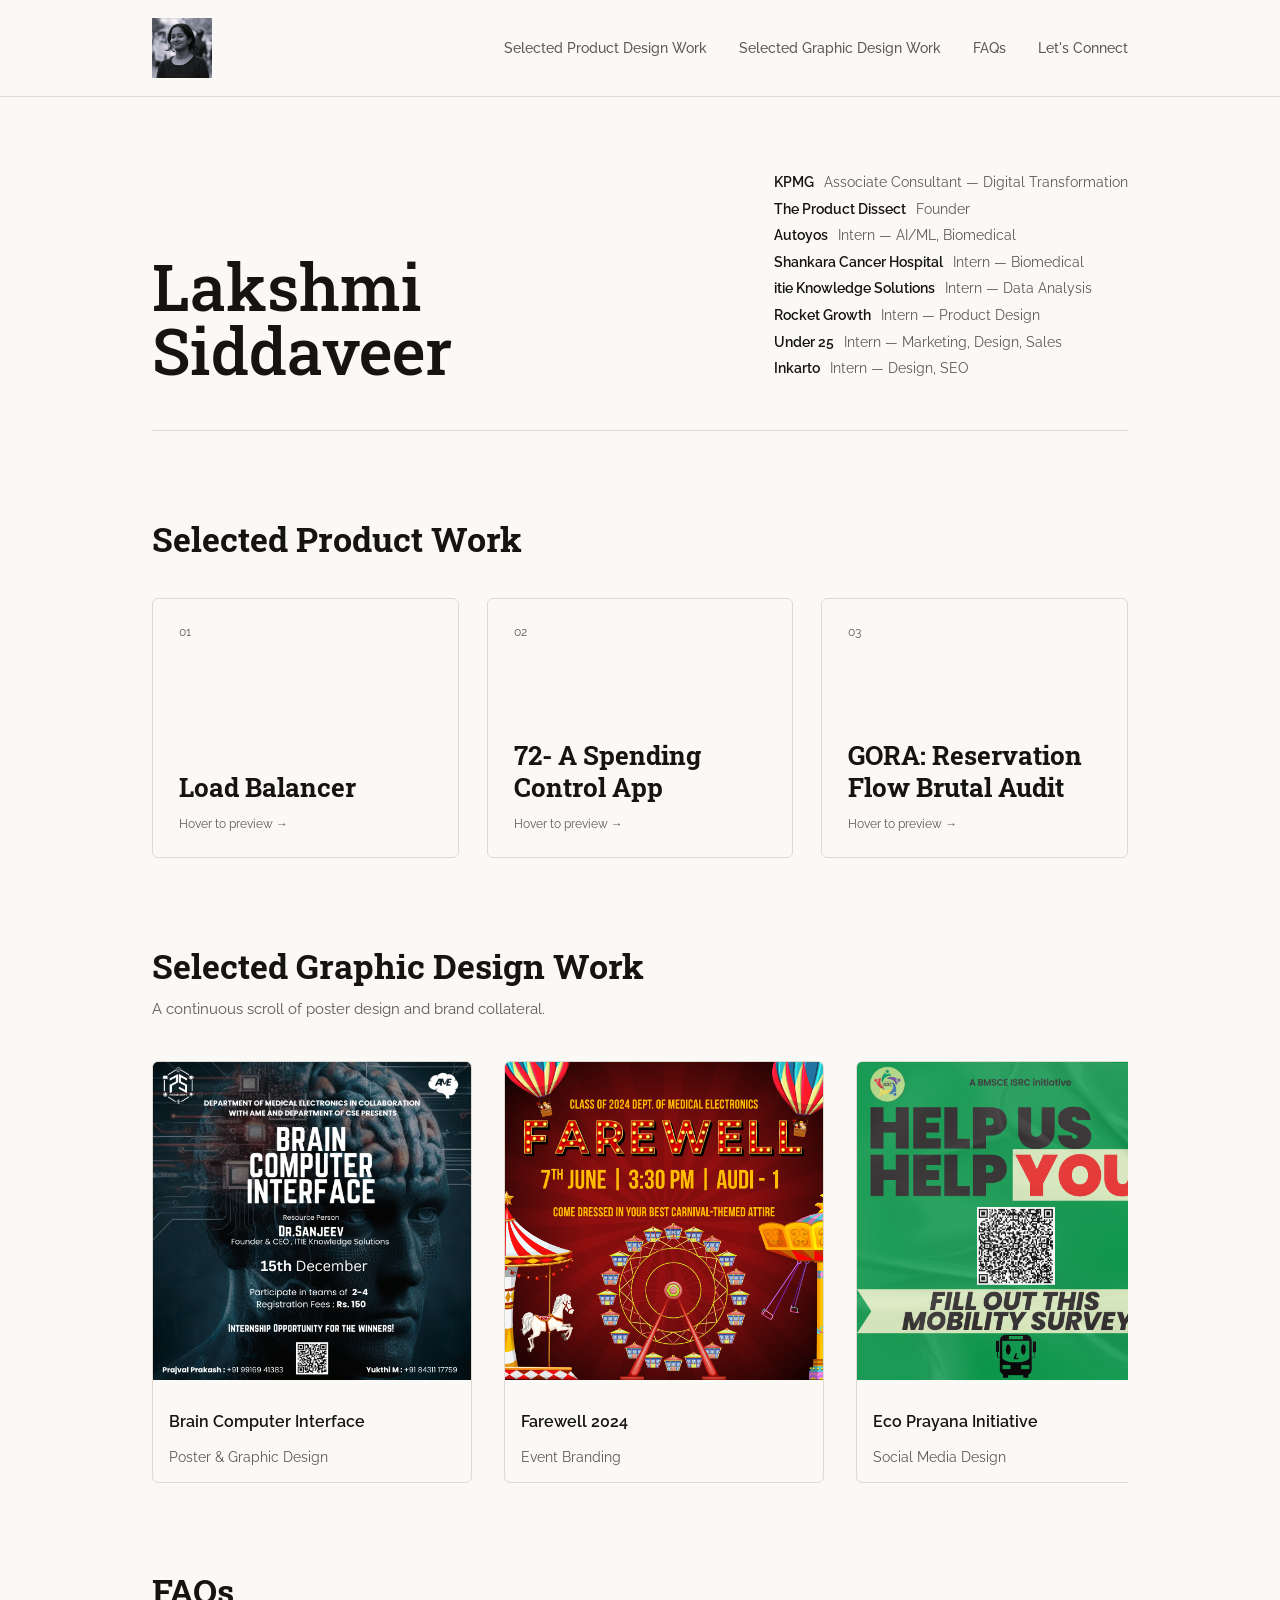
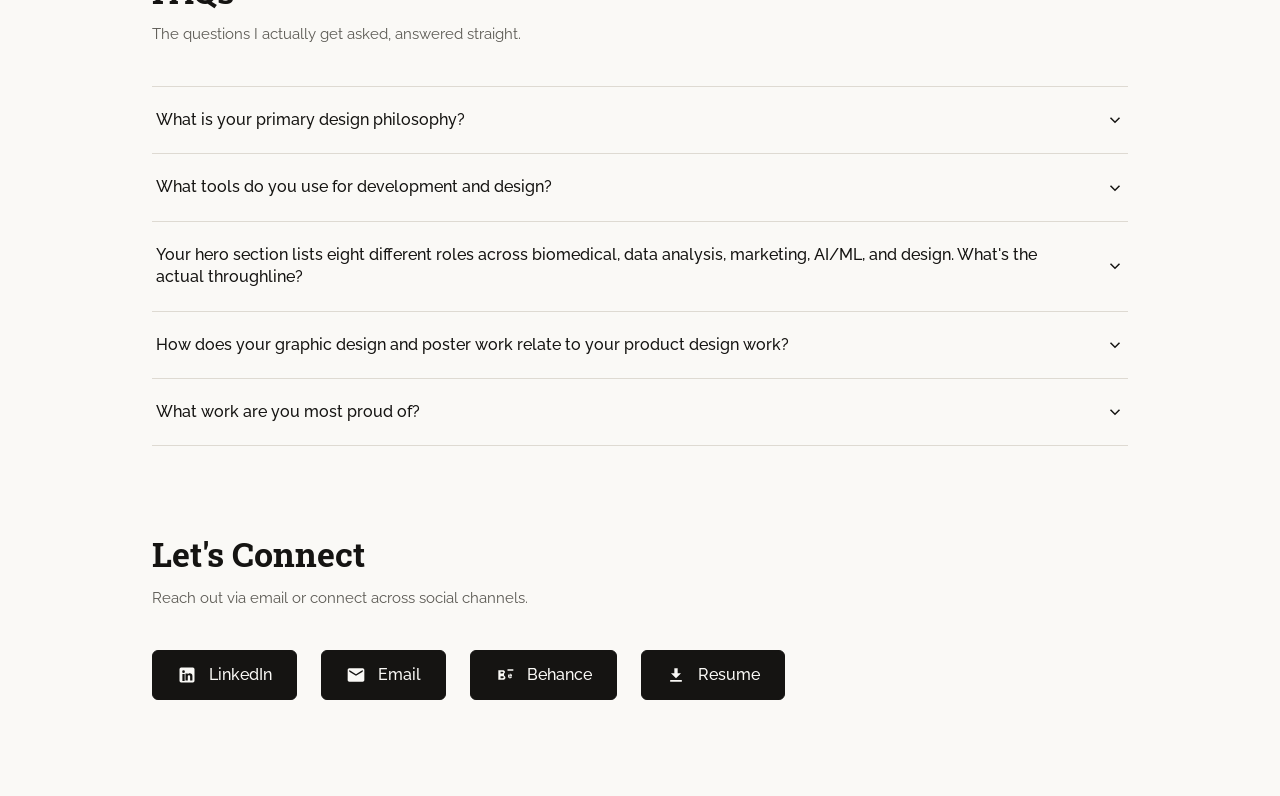
<file: index.html>
<!doctype html>
<html lang="en">
  <head>
    <meta charset="UTF-8" />
    <meta name="viewport" content="width=device-width, initial-scale=1.0" />
    <title>Lakshmi Siddaveer Portfolio</title>
    <link rel="preconnect" href="https://fonts.googleapis.com" />
    <link rel="preconnect" href="https://fonts.gstatic.com" crossorigin />
    <link
      href="https://fonts.googleapis.com/css2?family=Raleway:wght@400;500;600&family=Roboto+Slab:wght@400;500;700&display=swap"
      rel="stylesheet"
    />
    <link
      href="https://fonts.googleapis.com/css2?family=Raleway:wght@400;500;600&family=Roboto+Slab:wght@400;500;700&family=Swanky+and+Moo+Moo&display=swap"
      rel="stylesheet"
    />
    <style>
      :root {
        --paper: #faf9f6;
        --ink: #151412;
        --ink-soft: #5c5a54;
        --line: #dedad2;
        --card-back: #141311;
        --card-back-ink: #f2efe9;
        --signal: #2e4bff;
        --overlay: rgba(15, 14, 12, 0.55);
        --modal-bg: #ffffff;
        --radius: 6px;
        --font-display: "Roboto Slab", Georgia, "Times New Roman", serif;
        --font-ui: "Raleway", -apple-system, "Segoe UI", sans-serif;
        --carousel-scroll-duration: 40s;
        --carousel-gap: 2rem;
      }
      @media (prefers-color-scheme: dark) {
        :root:not([data-theme="light"]) {
          --paper: #141311;
          --ink: #f2efe9;
          --ink-soft: #b7b3aa;
          --line: #302e29;
          --card-back: #faf9f6;
          --card-back-ink: #151412;
          --overlay: rgba(0, 0, 0, 0.7);
          --modal-bg: #211f1c;
        }
      }
      :root[data-theme="dark"] {
        --paper: #141311;
        --ink: #f2efe9;
        --ink-soft: #b7b3aa;
        --line: #302e29;
        --card-back: #faf9f6;
        --card-back-ink: #151412;
        --overlay: rgba(0, 0, 0, 0.7);
        --modal-bg: #211f1c;
      }

      * {
        box-sizing: border-box;
      }
      html,
      body {
        margin: 0;
        padding: 0;
        scroll-behavior: smooth;
      }
      body {
        background: var(--paper);
        color: var(--ink);
        font-family: var(--font-ui);
        min-height: 100vh;
        overflow-x: hidden;
      }

      /* ---------- Sound bar (audio-playing indicator) ---------- */
      .sound-bar {
        position: fixed;
        top: 0;
        left: 0;
        width: 100%;
        height: 3px;
        background: linear-gradient(90deg, #ff6ec4, #ff9a56, #ff6ec4);
        background-size: 200% 100%;
        transform-origin: top;
        transform: scaleY(0);
        opacity: 0;
        transition:
          transform 0.3s ease,
          opacity 0.3s ease;
        z-index: 300;
        pointer-events: none;
      }
      .sound-bar.is-active {
        transform: scaleY(1);
        opacity: 1;
        animation: soundBarShimmer 1.4s linear infinite;
      }
      @keyframes soundBarShimmer {
        0% {
          background-position: 0% 50%;
        }
        100% {
          background-position: 200% 50%;
        }
      }

      /* ---------- Nav ---------- */
      .nav {
        position: sticky;
        top: 0;
        z-index: 150;
        background: var(--paper);
        border-bottom: 1px solid var(--line);
      }
      .nav-inner {
        max-width: 1040px;
        margin: 0 auto;
        padding: 18px 32px;
        display: flex;
        align-items: center;
        justify-content: space-between;
        position: relative;
      }
      @media (max-width: 600px) {
        .nav-inner {
          padding: 16px 20px;
        }
      }
      .nav-logo {
        font-family: var(--font-display);
        font-weight: 700;
        font-size: 18px;
        color: var(--ink);
        text-decoration: none;
        flex-shrink: 0;
      }
      .nav-logo img {
        height: 60px;
        width: auto;
        display: block;
      }
      .nav-logo img {
        -webkit-touch-callout: none;
        -webkit-user-select: none;
        user-select: none;
        -webkit-user-drag: none;
        pointer-events: none;
      }
      .logo-hover-group {
        position: relative;
        display: flex;
        align-items: center;
      }
      .nav-tagline.is-shown {
        margin-left: 14px;
        opacity: 1;
        transform: translateX(0) scale(1);
        filter: blur(0px);
        letter-spacing: 2px;
      }
      .nav-tagline {
        position: absolute;
        left: 100%;
        margin-left: -6px;
        font-family: "Swanky and Moo Moo", cursive;
        font-size: 20px;
        color: #ffffff;
        white-space: nowrap;
        pointer-events: none;
        opacity: 0;
        transform: translateX(-10px) scale(0.95);
        filter: blur(8px);
        letter-spacing: 1px;
        transition: all 0.6s cubic-bezier(0.16, 1, 0.3, 1);
      }
      .logo-hover-group:hover .nav-tagline {
        margin-left: 14px;
        opacity: 1;
        transform: translateX(0) scale(1);
        filter: blur(0px);
        letter-spacing: 2px;
      }

      .nav-links {
        display: flex;
        align-items: center;
        gap: 32px;
      }
      .nav-link {
        font-family: var(--font-ui);
        font-size: 14px;
        font-weight: 500;
        color: var(--ink-soft);
        text-decoration: none;
        transition: color 0.2s ease;
        white-space: nowrap;
      }
      .nav-link:hover,
      .nav-link:focus-visible {
        color: var(--signal);
      }
      .nav-toggle {
        display: none;
        flex-direction: column;
        justify-content: center;
        gap: 5px;
        width: 32px;
        height: 32px;
        background: none;
        border: none;
        cursor: pointer;
        padding: 0;
        flex-shrink: 0;
      }
      .nav-toggle span {
        display: block;
        width: 100%;
        height: 2px;
        background: var(--ink);
        border-radius: 2px;
        transition:
          transform 0.3s ease,
          opacity 0.3s ease;
      }
      .nav-toggle.is-open span:nth-child(1) {
        transform: translateY(7px) rotate(45deg);
      }
      .nav-toggle.is-open span:nth-child(2) {
        opacity: 0;
      }
      .nav-toggle.is-open span:nth-child(3) {
        transform: translateY(-7px) rotate(-45deg);
      }
      @media (max-width: 768px) {
        .nav-toggle {
          display: flex;
        }
        .nav-links {
          position: absolute;
          top: 100%;
          left: 0;
          right: 0;
          flex-direction: column;
          align-items: flex-start;
          gap: 0;
          background: var(--paper);
          border-bottom: 1px solid var(--line);
          max-height: 0;
          overflow: hidden;
          transition: max-height 0.32s ease;
        }
        .nav-links.is-open {
          max-height: 280px;
        }
        .nav-link {
          width: 100%;
          padding: 14px 20px;
          border-top: 1px solid var(--line);
        }
      }

      .page {
        max-width: 1040px;
        margin: 0 auto;
        padding: 0 32px 96px;
      }
      @media (max-width: 600px) {
        .page {
          padding: 0 20px 80px;
        }
      }

      section {
        padding-top: 88px;
        scroll-margin-top: 100px;
      }
      section:first-of-type {
        padding-top: 72px;
      }

      /* ---------- Hero ---------- */
      .hero {
        display: flex;
        justify-content: space-between;
        align-items: flex-end;
        gap: 40px;
        flex-wrap: wrap;
        border-bottom: 1px solid var(--line);
        padding-bottom: 48px;
      }
      .hero h1 {
        font-family: var(--font-display);
        font-weight: 500;
        font-size: clamp(40px, 6vw, 64px);
        margin: 0;
        line-height: 1;
      }
      .hero-side {
        display: flex;
        flex-direction: column;
        align-items: flex-start;
      }
      .hero-roles {
        font-size: 14px;
        line-height: 1.9;
      }
      .hero-roles .role-row {
        display: flex;
        gap: 10px;
      }
      .hero-roles .org {
        font-weight: 600;
        min-width: 10px;
      }
      .hero-roles .title {
        color: var(--ink-soft);
      }
      .audio-player {
        display: flex;
        align-items: center;
        gap: 10px;
        margin-top: 18px;
      }
      .audio-toggle {
        width: 36px;
        height: 36px;
        border-radius: 50%;
        border: 1px solid var(--line);
        background: none;
        color: var(--ink);
        display: flex;
        align-items: center;
        justify-content: center;
        cursor: pointer;
        flex-shrink: 0;
        transition:
          border-color 0.2s ease,
          background 0.2s ease;
      }
      .audio-toggle:hover {
        border-color: var(--signal);
      }
      .audio-toggle svg {
        width: 14px;
        height: 14px;
      }
      .audio-label {
        font-size: 12px;
        color: var(--ink-soft);
      }

      /* ---------- Section heads ---------- */
      .section-head {
        margin-bottom: 40px;
        max-width: 520px;
      }
      .section-head h2 {
        font-family: var(--font-display);
        font-weight: 700;
        font-size: clamp(26px, 4vw, 34px);
        line-height: 1.15;
        margin: 0 0 12px;
      }
      .section-head p {
        font-size: 15px;
        line-height: 1.6;
        color: var(--ink-soft);
        margin: 0;
      }

      /* ---------- Selected work grid ---------- */
      .grid {
        display: grid;
        grid-template-columns: repeat(3, 1fr);
        gap: 28px;
      }
      @media (max-width: 860px) {
        .grid {
          grid-template-columns: repeat(2, 1fr);
        }
      }
      @media (max-width: 600px) {
        .grid {
          grid-template-columns: 1fr;
        }
      }

      .card-scene {
        perspective: 1400px;
        height: 260px;
      }

      .card {
        position: relative;
        width: 100%;
        height: 100%;
        text-align: left;
        transform-style: preserve-3d;
        transition: transform 0.65s cubic-bezier(0.25, 0.8, 0.25, 1);
        cursor: pointer;
      }
      .card-scene:hover .card,
      .card-scene:focus-within .card {
        transform: rotateY(180deg);
      }

      .card-face {
        position: absolute;
        inset: 0;
        -webkit-backface-visibility: hidden;
        backface-visibility: hidden;
        border-radius: var(--radius);
        padding: 26px;
        display: flex;
        flex-direction: column;
        justify-content: space-between;
      }

      .card-front {
        background: var(--paper);
        border: 1px solid var(--line);
      }
      .card-front .kicker {
        font-size: 12px;
        color: var(--ink-soft);
      }
      .card-front .name {
        font-family: var(--font-display);
        font-weight: 700;
        font-size: 26px;
        line-height: 1.2;
        margin-top: auto;
      }
      .card-front .hint {
        font-size: 12px;
        color: var(--ink-soft);
        margin-top: 14px;
      }

      .card-back {
        background: var(--card-back);
        color: var(--card-back-ink);
        transform: rotateY(180deg);
        border: 1px solid var(--card-back);
      }
      .card-back .field-label {
        font-size: 11px;
        color: color-mix(in srgb, var(--card-back-ink) 55%, transparent);
        margin-bottom: 6px;
      }
      .card-back .domain {
        font-family: var(--font-display);
        font-size: 19px;
        line-height: 1.35;
        margin-bottom: 22px;
      }
      .card-back .role {
        font-size: 14px;
        line-height: 1.5;
        color: color-mix(in srgb, var(--card-back-ink) 85%, transparent);
      }
      .card-back .open-hint {
        font-size: 12px;
        color: color-mix(in srgb, var(--card-back-ink) 60%, transparent);
        margin-top: auto;
        padding-top: 14px;
      }

      /* ---------- Posters Carousel ---------- */
      .carousel {
        position: relative;
        width: 100%;
        overflow: hidden;
        scrollbar-width: none;
        -ms-overflow-style: none;
      }
      .carousel::-webkit-scrollbar {
        display: none;
      }
      .carousel-track {
        display: flex;
        gap: var(--carousel-gap);
        animation: scroll-left var(--carousel-scroll-duration) linear infinite;
        width: fit-content;
      }
      .carousel-track.paused {
        animation-play-state: paused;
      }
      @keyframes scroll-left {
        0% {
          transform: translateX(0);
        }
        100% {
          transform: translateX(calc(-50% - var(--carousel-gap) / 2));
        }
      }
      .carousel-item {
        flex: 0 0 auto;
        width: 320px;
        background-color: var(--paper);
        border-radius: var(--radius);
        overflow: hidden;
        border: 1px solid var(--line);
        transition:
          transform 150ms ease-in-out,
          box-shadow 150ms ease-in-out;
      }
      @media (max-width: 768px) {
        .carousel-item {
          width: 260px;
        }
      }
      .carousel-item img {
        width: 100%;
        height: auto;
        object-fit: cover;
        object-position: center;
        display: block;
      }
      .carousel-item-info {
        padding: 1rem;
        text-align: left;
      }
      .carousel-item-title {
        font-size: 1rem;
        font-weight: 600;
        color: var(--ink);
      }
      .carousel-item-tag {
        font-size: 0.85rem;
        color: var(--ink-soft);
      }
      .carousel-item:hover {
        transform: translateY(-4px);
        box-shadow: 0 8px 24px rgba(0, 0, 0, 0.12);
      }

      /* ---------- Contact Section ---------- */
      .contact-buttons {
        display: flex;
        flex-wrap: wrap;
        gap: 1.5rem;
      }
      @media (max-width: 600px) {
        .contact-buttons {
          flex-direction: column;
        }
      }
      .btn {
        display: inline-flex;
        align-items: center;
        justify-content: center;
        padding: 0.875rem 1.5rem;
        border-radius: var(--radius);
        border: 1px solid var(--ink);
        background-color: var(--ink);
        color: var(--paper);
        font-size: 1rem;
        font-weight: 500;
        text-decoration: none;
        cursor: pointer;
        transition: all 250ms ease-in-out;
        gap: 0.75rem;
      }
      .contact-item {
        position: relative;
        display: inline-flex;
      }
      .contact-tip {
        position: absolute;
        top: 100%;
        left: 0;
        margin-top: 10px;
        z-index: 20;
        display: flex;
        align-items: center;
        gap: 10px;
        padding: 6px 6px 6px 12px;
        border-radius: var(--radius);
        background: var(--ink);
        color: var(--paper);
        font-size: 13px;
        font-weight: 500;
        white-space: nowrap;
        opacity: 0;
        visibility: hidden;
        transform: translateY(-4px);
        transition:
          opacity 0.2s ease,
          transform 0.2s ease,
          visibility 0.2s;
      }
      /* invisible bridge so the chip doesn't vanish while the cursor crosses the gap */
      .contact-tip::before {
        content: "";
        position: absolute;
        top: -10px;
        left: 0;
        right: 0;
        height: 10px;
      }
      .contact-item:hover .contact-tip,
      .contact-item:focus-within .contact-tip {
        opacity: 1;
        visibility: visible;
        transform: translateY(0);
      }
      .contact-tip-text {
        overflow: hidden;
        text-overflow: ellipsis;
      }
      .copy-btn {
        display: inline-flex;
        align-items: center;
        justify-content: center;
        width: 28px;
        height: 28px;
        padding: 0;
        border: none;
        border-radius: 4px;
        background: transparent;
        color: inherit;
        cursor: pointer;
        flex-shrink: 0;
        transition: background 0.2s ease;
      }
      .copy-btn:hover,
      .copy-btn:focus-visible {
        background: color-mix(in srgb, var(--paper) 20%, transparent);
      }
      .copy-btn svg {
        width: 16px;
        height: 16px;
        fill: currentColor;
      }
      .copy-btn .icon-check {
        display: none;
      }
      .copy-btn.is-copied .icon-copy {
        display: none;
      }
      .copy-btn.is-copied .icon-check {
        display: block;
      }

      /* touch devices: no hover, so show the value permanently under each button */
      /* phones and narrow windows: equal-width buttons, value always visible */
      @media (hover: none), (max-width: 600px) {
        .contact-buttons > .btn,
        .contact-item,
        .contact-item .btn {
          width: 100%;
        }
        .contact-item {
          display: flex;
          flex-direction: column;
          align-items: stretch;
        }
        .contact-tip {
          position: static;
          margin-top: 8px;
          padding: 8px 8px 8px 14px;
          justify-content: space-between;
          opacity: 1;
          visibility: visible;
          transform: none;
          background: color-mix(in srgb, var(--ink) 8%, transparent);
          border: 1px solid color-mix(in srgb, var(--ink) 22%, transparent);
          color: var(--ink);
          -webkit-backdrop-filter: blur(6px);
          backdrop-filter: blur(6px);
        }
        .contact-tip::before {
          display: none;
        }
        .contact-tip-text {
          flex: 1;
          min-width: 0;
        }
        .copy-btn:hover,
        .copy-btn:focus-visible {
          background: color-mix(in srgb, var(--ink) 15%, transparent);
        }
      }
      .btn:hover {
        background-color: var(--signal);
        border-color: var(--signal);
        color: #ffffff;
        transform: translateY(-2px);
      }
      .btn-icon {
        width: 1.25rem;
        height: 1.25rem;
        flex-shrink: 0;
      }

      /* ---------- Modal ---------- */
      .overlay {
        position: fixed;
        inset: 0;
        background: var(--overlay);
        display: flex;
        align-items: center;
        justify-content: center;
        padding: 24px;
        opacity: 0;
        visibility: hidden;
        transition: opacity 0.28s ease;
        z-index: 200;
      }
      .overlay.is-open {
        opacity: 1;
        visibility: visible;
      }

      .modal {
        background: var(--modal-bg);
        color: var(--ink);
        width: 100%;
        max-width: 560px;
        max-height: 80vh;
        border-radius: var(--radius);
        border: 1px solid var(--line);
        box-shadow: 0 24px 60px rgba(0, 0, 0, 0.35);
        display: flex;
        flex-direction: column;
        transform: scale(0.94);
        opacity: 0;
        transition:
          transform 0.32s cubic-bezier(0.2, 0.8, 0.2, 1),
          opacity 0.28s ease;
      }
      .overlay.is-open .modal {
        transform: scale(1);
        opacity: 1;
      }

      .modal-head {
        display: flex;
        align-items: flex-start;
        justify-content: space-between;
        gap: 20px;
        padding: 28px 30px 18px;
        border-bottom: 1px solid var(--line);
        flex-shrink: 0;
      }
      .modal-head .kicker {
        font-size: 12px;
        color: var(--ink-soft);
        margin-bottom: 8px;
      }
      .modal-head h3 {
        font-family: var(--font-display);
        font-weight: 700;
        font-size: 24px;
        margin: 0;
        line-height: 1.2;
      }
      .modal-close {
        background: none;
        border: 1px solid var(--line);
        border-radius: 50%;
        width: 32px;
        height: 32px;
        flex-shrink: 0;
        display: flex;
        align-items: center;
        justify-content: center;
        cursor: pointer;
        color: var(--ink);
        font-size: 16px;
        line-height: 1;
        transition:
          border-color 0.2s ease,
          transform 0.2s ease;
      }
      .modal-close:hover {
        border-color: var(--signal);
        transform: rotate(90deg);
      }
      .modal-close:focus-visible,
      .card:focus-visible {
        outline: 2px solid var(--signal);
        outline-offset: 2px;
      }

      .modal-body {
        overflow-y: auto;
        padding: 24px 30px 30px;
      }

      .modal-section {
        margin-bottom: 22px;
      }
      .modal-section:last-child {
        margin-bottom: 0;
      }
      .modal-section h4 {
        font-family: var(--font-display);
        font-weight: 700;
        font-size: 20px;
        color: var(--ink);
        margin: 0 0 14px;
      }
      .modal-section p {
        font-size: 14.5px;
        line-height: 1.7;
        color: var(--ink);
        margin: 0 0 14px;
      }
      .modal-section p:last-child {
        margin-bottom: 0;
      }
      .modal-section ul {
        margin: 0 0 14px;
        padding-left: 20px;
      }
      .modal-section li {
        font-size: 14.5px;
        line-height: 1.65;
        color: var(--ink);
        margin-bottom: 8px;
      }
      .modal-section img {
        width: 100%;
        border-radius: var(--radius);
        margin: 4px 0 22px;
        display: block;
      }
      .modal-section .modal-link {
        display: inline-flex;
        align-items: center;
        gap: 8px;
        padding: 10px 18px;
        border-radius: var(--radius);
        border: 1px solid var(--ink);
        background: var(--ink);
        color: var(--paper);
        font-size: 13.5px;
        font-weight: 500;
        text-decoration: none;
        transition:
          background 0.2s ease,
          border-color 0.2s ease,
          transform 0.2s ease;
      }
      .modal-section .modal-link:hover {
        background: var(--signal);
        border-color: var(--signal);
        color: #fff;
        transform: translateY(-1px);
      }
      .modal-section video {
        width: 100%;
        border-radius: var(--radius);
        margin: 4px 0 22px;
        display: block;
      }
      /* ---------- FAQ ---------- */
      .faq-list {
        border-top: 1px solid var(--line);
      }
      .faq-item {
        border-bottom: 1px solid var(--line);
      }
      .faq-question {
        width: 100%;
        background: none;
        border: none;
        font-family: var(--font-ui);
        color: var(--ink);
        text-align: left;
        display: flex;
        align-items: center;
        justify-content: space-between;
        gap: 20px;
        padding: 22px 4px;
        cursor: pointer;
      }
      .faq-question .q-text {
        font-size: 16px;
        font-weight: 500;
        line-height: 1.4;
      }
      .faq-question:focus-visible {
        outline: 2px solid var(--signal);
        outline-offset: 4px;
      }
      .faq-chevron {
        flex-shrink: 0;
        width: 18px;
        height: 18px;
        transition: transform 0.32s cubic-bezier(0.2, 0.8, 0.2, 1);
      }
      .faq-item.is-open .faq-chevron {
        transform: rotate(180deg);
      }

      .faq-answer-wrap {
        display: grid;
        grid-template-rows: 0fr;
        transition: grid-template-rows 0.36s cubic-bezier(0.2, 0.8, 0.2, 1);
      }
      .faq-item.is-open .faq-answer-wrap {
        grid-template-rows: 1fr;
      }
      .faq-answer-inner {
        overflow: hidden;
      }
      .faq-answer {
        font-size: 14.5px;
        line-height: 1.7;
        color: var(--ink-soft);
        max-width: 620px;
        margin: 0;
        padding: 0 4px 24px;
      }

      @media (prefers-reduced-motion: reduce) {
        .card,
        .overlay,
        .modal,
        .modal-close,
        .faq-chevron,
        .faq-answer-wrap,
        .carousel-track {
          transition: none !important;
          animation: none !important;
        }
        .sound-bar.is-active {
          animation: none !important;
        }
        .nav-tagline {
          transition: opacity 0.15s ease !important;
          filter: none !important;
          transform: none !important;
        }
        .contact-tip {
          transition: none !important;
        }
      }
    </style>
  </head>
  <body>
    <div class="sound-bar" id="soundBar"></div>

    <nav class="nav" id="mainNav">
      <div class="nav-inner">
        <!-- <a href="#top" class="nav-logo">LS</a> -->
        <div class="logo-hover-group">
          <a href="#top" class="nav-logo">
            <img
              src="src\WithoutIDCardBW.png"
              alt="Lakshmi Siddaveer logo"
              oncontextmenu="return false;"
            />
          </a>
          <span class="nav-tagline" id="navTagline"
            >Let's Build Cool Stuff!</span
          >
        </div>
        <button
          class="nav-toggle"
          id="navToggle"
          aria-label="Toggle menu"
          aria-expanded="false"
        >
          <span></span><span></span><span></span>
        </button>
        <div class="nav-links" id="navLinks">
          <a href="#work" class="nav-link">Selected Product Design Work</a>
          <a href="#posters" class="nav-link">Selected Graphic Design Work</a>
          <a href="#faq" class="nav-link">FAQs</a>
          <a href="#contact" class="nav-link">Let's Connect</a>
        </div>
      </div>
    </nav>

    <div class="page">
      <section class="hero" id="top">
        <h1>Lakshmi<br />Siddaveer</h1>
        <!-- <div class="audio-player">
            <button
              class="audio-toggle"
              id="audioToggle"
              aria-label="Play audio intro"
            >
              <svg class="icon-play" viewBox="0 0 24 24" fill="currentColor">
                <path d="M8 5v14l11-7z" />
              </svg>
              <svg
                class="icon-pause"
                viewBox="0 0 24 24"
                fill="currentColor"
                style="display: none"
              >
                <path d="M6 5h4v14H6zM14 5h4v14h-4z" />
              </svg>
            </button>
            <span class="audio-label">Audio intro</span>
            <audio
              id="audioEl"
              src="src\Welcome to my portfolio.ogg"
              preload="none"
            ></audio>
          </div> -->
        <div class="hero-side">
          <div class="hero-roles" id="heroRoles"></div>
        </div>
      </section>

      <!-- Selected Work Section -->
      <section id="work">
        <div class="section-head">
          <h2>Selected Product Work</h2>
          <p></p>
        </div>
        <div class="grid" id="cardGrid"></div>
      </section>

      <!-- Posters Scroll Feature from Website B -->
      <section id="posters">
        <div class="section-head">
          <h2>Selected Graphic Design Work</h2>
          <p>A continuous scroll of poster design and brand collateral.</p>
        </div>
        <div class="carousel" id="carousel">
          <div class="carousel-track" id="carouselTrack">
            <article class="carousel-item">
              <img
                src="src/bci insta.png"
                alt="Brain Computer Interface poster design"
              />
              <div class="carousel-item-info">
                <h3 class="carousel-item-title">Brain Computer Interface</h3>
                <span class="carousel-item-tag">Poster & Graphic Design</span>
              </div>
            </article>

            <article class="carousel-item">
              <img
                src="src/Farewell2024.png"
                alt="Farewell 2024 event graphic poster design"
              />
              <div class="carousel-item-info">
                <h3 class="carousel-item-title">Farewell 2024</h3>
                <span class="carousel-item-tag">Event Branding</span>
              </div>
            </article>

            <article class="carousel-item">
              <img
                src="src/social media.png"
                alt="Eco Prayana Initiative poster"
              />
              <div class="carousel-item-info">
                <h3 class="carousel-item-title">Eco Prayana Initiative</h3>
                <span class="carousel-item-tag">Social Media Design</span>
              </div>
            </article>

            <article class="carousel-item">
              <img
                src="src/codingdrone.png"
                alt="Coding Drone promotional poster design"
              />
              <div class="carousel-item-info">
                <h3 class="carousel-item-title">Coding Drone</h3>
                <span class="carousel-item-tag">Poster Design</span>
              </div>
            </article>

            <article class="carousel-item">
              <img
                src="src/HSP insta copy.png"
                alt="Healthcare Startup Pitch graphic design poster"
              />
              <div class="carousel-item-info">
                <h3 class="carousel-item-title">Healthcare Startup Pitch</h3>
                <span class="carousel-item-tag">Brand Collateral</span>
              </div>
            </article>

            <article class="carousel-item">
              <img
                src="src/thanksgiving.png"
                alt="Thanksgiving event poster graphic design"
              />
              <div class="carousel-item-info">
                <h3 class="carousel-item-title">Thanksgiving</h3>
                <span class="carousel-item-tag">Social Media & Event</span>
              </div>
            </article>

            <article class="carousel-item">
              <img src="src/mrutsav.png" alt="Mr Utsav graphic design poster" />
              <div class="carousel-item-info">
                <h3 class="carousel-item-title">Mr Utsav</h3>
                <span class="carousel-item-tag">Poster Design</span>
              </div>
            </article>

            <article class="carousel-item">
              <img
                src="src/ROCKRISEQUEST.png"
                alt="Rockrise Quest social media poster design"
              />
              <div class="carousel-item-info">
                <h3 class="carousel-item-title">Rockrise Quest</h3>
                <span class="carousel-item-tag">Social Media Campaign</span>
              </div>
            </article>
          </div>
        </div>
      </section>

      <!-- FAQ Section -->
      <section id="faq">
        <div class="section-head">
          <h2>FAQs</h2>
          <p>The questions I actually get asked, answered straight.</p>
        </div>
        <div class="faq-list" id="faqList"></div>
      </section>

      <!-- Contact Feature from Website B -->
      <section id="contact">
        <div class="section-head">
          <h2>Let's Connect</h2>
          <p>Reach out via email or connect across social channels.</p>
        </div>
        <div class="contact-buttons">
          <div class="contact-item">
            <a
              href="https://www.linkedin.com/in/lakshmi-siddaveer"
              class="btn"
              target="_blank"
              rel="noopener noreferrer"
              aria-label="Connect on LinkedIn"
            >
              <svg class="btn-icon" viewBox="0 0 24 24" fill="currentColor">
                <path
                  d="M19 3a2 2 0 0 1 2 2v14a2 2 0 0 1-2 2H5a2 2 0 0 1-2-2V5a2 2 0 0 1 2-2h14m-.5 15.5v-5.3a3.26 3.26 0 0 0-3.26-3.26c-.85 0-1.84.52-2.28 1.3v-1.11h-2.79v8.37h2.79v-4.93c0-.77.62-1.4 1.39-1.4a1.4 1.4 0 0 1 1.4 1.4v4.93h2.75M6.46 10.9v8.37H9.2V10.9H6.46M7.83 6.4a1.6 1.6 0 1 0 1.6 1.6 1.6 1.6 0 0 0-1.6-1.6z"
                />
              </svg>
              <span>LinkedIn</span>
            </a>
            <div class="contact-tip">
              <span class="contact-tip-text"
                >linkedin.com/in/lakshmi-siddaveer</span
              >
              <button
                class="copy-btn"
                type="button"
                data-copy="https://www.linkedin.com/in/lakshmi-siddaveer"
                data-label="Copy LinkedIn link"
                aria-label="Copy LinkedIn link"
              >
                <svg class="icon-copy" viewBox="0 0 24 24">
                  <path
                    d="M16 1H4c-1.1 0-2 .9-2 2v14h2V3h12V1zm3 4H8c-1.1 0-2 .9-2 2v14c0 1.1.9 2 2 2h11c1.1 0 2-.9 2-2V7c0-1.1-.9-2-2-2zm0 16H8V7h11v14z"
                  />
                </svg>
                <svg class="icon-check" viewBox="0 0 24 24">
                  <path d="M9 16.17L4.83 12l-1.42 1.41L9 19 21 7l-1.41-1.41z" />
                </svg>
              </button>
            </div>
          </div>

          <div class="contact-item">
            <a
              href="mailto:lakshmisiddaveer@gmail.com"
              class="btn"
              aria-label="Send an email"
            >
              <svg class="btn-icon" viewBox="0 0 24 24" fill="currentColor">
                <path
                  d="M20 4H4c-1.1 0-1.99.9-1.99 2L2 18c0 1.1.9 2 2 2h16c1.1 0 2-.9 2-2V6c0-1.1-.9-2-2-2zm0 4l-8 5-8-5V6l8 5 8-5v2z"
                />
              </svg>
              <span>Email</span>
            </a>
            <div class="contact-tip">
              <span class="contact-tip-text">lakshmisiddaveer@gmail.com</span>
              <button
                class="copy-btn"
                type="button"
                data-copy="lakshmisiddaveer@gmail.com"
                data-label="Copy email address"
                aria-label="Copy email address"
              >
                <svg class="icon-copy" viewBox="0 0 24 24">
                  <path
                    d="M16 1H4c-1.1 0-2 .9-2 2v14h2V3h12V1zm3 4H8c-1.1 0-2 .9-2 2v14c0 1.1.9 2 2 2h11c1.1 0 2-.9 2-2V7c0-1.1-.9-2-2-2zm0 16H8V7h11v14z"
                  />
                </svg>
                <svg class="icon-check" viewBox="0 0 24 24">
                  <path d="M9 16.17L4.83 12l-1.42 1.41L9 19 21 7l-1.41-1.41z" />
                </svg>
              </button>
            </div>
          </div>

          <div class="contact-item">
            <a
              href="https://behance.net/lakshmisiddave"
              class="btn"
              target="_blank"
              rel="noopener noreferrer"
              aria-label="View portfolio on Behance"
            >
              <svg class="btn-icon" viewBox="0 0 24 24" fill="currentColor">
                <path
                  d="M22 7h-7V5h7v2zm-1.72 5.03c-.22-.98-.94-1.68-2.2-1.68-1.57 0-2.42 1.19-2.42 2.76 0 1.62.88 2.76 2.45 2.76 1.1 0 1.88-.54 2.15-1.55h-1.68c-.12.33-.37.52-.77.52-.61 0-1.02-.45-1.05-1.16h3.58c.02-.19.04-.45.04-.65 0-.32-.03-.73-.1-1zm-3.53.22c.07-.63.45-1.02.99-1.02.52 0 .88.37.95 1.02h-1.94zM10.84 10.3c.69-.37 1.12-1.03 1.12-1.89 0-1.42-1.08-2.21-2.82-2.21H4v11.6h5.45c1.87 0 3.05-.88 3.05-2.43 0-1.19-.68-2.09-1.66-2.67zM6.65 8.12h2.2c.81 0 1.28.37 1.28.98 0 .63-.49 1.02-1.28 1.02h-2.2V8.12zm2.4 7.74h-2.4v-2.22h2.4c.9 0 1.41.4 1.41 1.1 0 .73-.51 1.12-1.41 1.12z"
                />
              </svg>
              <span>Behance</span>
            </a>
            <div class="contact-tip">
              <span class="contact-tip-text">behance.net/lakshmisiddave</span>
              <button
                class="copy-btn"
                type="button"
                data-copy="https://behance.net/lakshmisiddave"
                data-label="Copy Behance link"
                aria-label="Copy Behance link"
              >
                <svg class="icon-copy" viewBox="0 0 24 24">
                  <path
                    d="M16 1H4c-1.1 0-2 .9-2 2v14h2V3h12V1zm3 4H8c-1.1 0-2 .9-2 2v14c0 1.1.9 2 2 2h11c1.1 0 2-.9 2-2V7c0-1.1-.9-2-2-2zm0 16H8V7h11v14z"
                  />
                </svg>
                <svg class="icon-check" viewBox="0 0 24 24">
                  <path d="M9 16.17L4.83 12l-1.42 1.41L9 19 21 7l-1.41-1.41z" />
                </svg>
              </button>
            </div>
          </div>

          <a
            href="src/Lakshmi_Siddaveer_Designer_Resume.pdf"
            class="btn"
            download="Lakshmi-Siddaveer-Resume.pdf"
            aria-label="Download resume"
          >
            <svg class="btn-icon" viewBox="0 0 24 24" fill="currentColor">
              <path d="M12 16l-6-6h4V4h4v6h4l-6 6zm-7 2h14v2H5v-2z" />
            </svg>
            <span>Resume</span>
          </a>
        </div>
      </section>
    </div>

    <!-- Modal Overlay -->
    <div class="overlay" id="overlay">
      <div
        class="modal"
        role="dialog"
        aria-modal="true"
        aria-labelledby="modalTitle"
      >
        <div class="modal-head">
          <div class="title-group">
            <div class="kicker" id="modalKicker"></div>
            <h3 id="modalTitle"></h3>
          </div>
          <button class="modal-close" id="modalClose" aria-label="Close">
            &times;
          </button>
        </div>
        <div class="modal-body" id="modalBody"></div>
      </div>
    </div>

    <script>
      /* ---------------- Nav ---------------- */
      const navToggle = document.getElementById("navToggle");
      const navLinks = document.getElementById("navLinks");

      navToggle.addEventListener("click", () => {
        const isOpen = navLinks.classList.toggle("is-open");
        navToggle.classList.toggle("is-open", isOpen);
        navToggle.setAttribute("aria-expanded", String(isOpen));
      });

      navLinks.querySelectorAll(".nav-link").forEach((link) => {
        link.addEventListener("click", () => {
          navLinks.classList.remove("is-open");
          navToggle.classList.remove("is-open");
          navToggle.setAttribute("aria-expanded", "false");
        });
      });
      const navTagline = document.getElementById("navTagline");
      if (navTagline) {
        const text = navTagline.textContent;
        navTagline.innerHTML = text
          .split("")
          .map(
            (ch, i) =>
              `<span style="animation-delay:${i * 0.05}s">${ch === " " ? "&nbsp;" : ch}</span>`,
          )
          .join("");
      }
      const logoHoverGroup = document.querySelector(".logo-hover-group");
      if (logoHoverGroup && navTagline) {
        let taglineHideTimeout;
        logoHoverGroup.addEventListener("click", () => {
          navTagline.classList.add("is-shown");
          clearTimeout(taglineHideTimeout);
          taglineHideTimeout = setTimeout(() => {
            navTagline.classList.remove("is-shown");
          }, 2500);
        });
      }

      /* ---------------- Hero Roles ---------------- */
      const roles = [
        ["KPMG", "Associate Consultant — Digital Transformation"],
        ["The Product Dissect", "Founder"],
        ["Autoyos", "Intern — AI/ML, Biomedical"],
        ["Shankara Cancer Hospital", "Intern — Biomedical"],
        ["itie Knowledge Solutions", "Intern — Data Analysis"],
        ["Rocket Growth", "Intern — Product Design"],
        ["Under 25", "Intern — Marketing, Design, Sales"],
        ["Inkarto", "Intern — Design, SEO"],
      ];

      const heroRoles = document.getElementById("heroRoles");
      if (heroRoles) {
        heroRoles.innerHTML = roles
          .map(
            ([org, title]) => `
                    <div class="role-row">
                      <div class="org">${org}</div>
                      <div class="title">${title}</div>
                    </div>
                  `,
          )
          .join("");
      }

      /* ---------------- Audio + sound bar ---------------- */
      //   const audioToggle = document.getElementById("audioToggle");
      //   const audioEl = document.getElementById("audioEl");
      //   const iconPlay = audioToggle.querySelector(".icon-play");
      //   const iconPause = audioToggle.querySelector(".icon-pause");
      //   const soundBar = document.getElementById("soundBar");

      //   audioToggle.addEventListener("click", () => {
      //     if (audioEl.paused) {
      //       audioEl.play();
      //       iconPlay.style.display = "none";
      //       iconPause.style.display = "block";
      //       audioToggle.setAttribute("aria-label", "Pause audio intro");
      //       soundBar.classList.add("is-active");
      //     } else {
      //       audioEl.pause();
      //       iconPlay.style.display = "block";
      //       iconPause.style.display = "none";
      //       audioToggle.setAttribute("aria-label", "Play audio intro");
      //       soundBar.classList.remove("is-active");
      //     }
      //   });

      //   audioEl.addEventListener("ended", () => {
      //     iconPlay.style.display = "block";
      //     iconPause.style.display = "none";
      //     audioToggle.setAttribute("aria-label", "Play audio intro");
      //     soundBar.classList.remove("is-active");
      //   });

      /* ---------------- Selected Work ---------------- */
      const projects = [
        {
          name: "Load Balancer",
          domain: "Personal Productivity Tool",
          role: "Concept, Design, Build",
          sections: [
            {
              heading1: "Why",
              paragraphs: [
                "To help polymaths avoid organizing fatigue and actually get their tasks done without procrastination.",
                "Polymath's definition is: a person of great and varied learning who achieves deep competence across multiple fields rather than just surface-level awareness.",
                "Imagine there exists a Tony. He loves exploring new ideas and concepts in life. This great habit of curiosity has become a curse. He wants to keep track of all his vast and diverse interests, so he installs apps like Notion and Obsidian and spends days just setting things up. If he didn't do all of that, he'd have used simple to-dos like the built-in ones on his device. But there he can only list items in one dimension, so it gets cluttered fast, no priority-setting for what needs to be done and for which of his interests.",
                "That's where Load Balancer comes in, to fill this gap. I know how polymaths function and behave. How do I know this? I'm a Tony, it's me.",
              ],
              image: {
                src: "src/LoadBalancerConceptSketch.jpeg",
                alt: "Load Balancer concept sketch",
              },
            },
            {
              heading1: "Methodology",
              paragraphs: [
                "Now as polymaths we want some organizing systems, but doing this organising itself shouldn't become a full-time job.",
                "So I designed Load Balancer with 3 categories. Why 3? Why not more? Why no flexibility in allowing more categories?",
                "If we allow that, then it's back to step 0, back to organizing fatigue.",
                "So what are these 3 categories: Tasks (duh), Courses 👀, and Ideas (yeah, because polymaths just cannot stop coming up with new ideas they want to explore, this trait gets coded into their DNA, I guess).",
                "So how would a user's happy path look? Since the industry-standard advice given to polymaths is to not pursue multiple interests but to pursue them one at a time for a good chunk of duration, the user picks a goal and all tasks related to that goal go under the Tasks tab. Often there are things you'd need to learn for this goal, those get listed under Courses. And the Ideas tab is the place to stack away all the billion-dollar ideas that come to the polymath while focusing on one goal.",
              ],
              image: {
                src: "src/LoadBalancerHappyPath.png",
                alt: "Load Balancer three-category structure happy path",
              },
            },
            {
              heading1: "End Results / Deliverable",
              paragraphs: [
                "Some features that are intentionally made, the way they are made:",
              ],
              bullets: [
                "The new-entry button placed at the center of the bottom of the screen, for quick capture.",
                "Easy-to-slide cards for marking off tasks as complete or deleting them, coz no extra energy should be spent here.",
                "Sound effects for each quick capture and card slide, to help boost mood.",
              ],
              video: {
                src: "src/load-balancer.mp4",
                poster: "src/LoadBalancerPoster.png",
                alt: "video of load balancer being demoed",
              },
            },
            {
              heading1: "",
              paragraphs: ["Oh, did I mention, Load Balancer is LIVE!"],
              link: {
                url: "https://load-balancer.github.io/Home/",
                label: "Visit Load Balancer",
              },
            },
            {
              heading1: "Feedback from users",
              heading2: ["What worked:"],
              bullets: [
                "Fast capture and a clean gesture-based interface",
                "Swipe interactions keep the screen uncluttered",
                "Clear separation between the three buckets",
                "Built for speed, and it reads that way to users",
              ],
            },
            {
              heading1: "",
              heading2: [
                "Below are some ways Load Balancer can be improved for the fellow polymaths:",
              ],
              bullets: [
                "Swipe-to-delete has a confirm step but no way to undo after, so one wrong tap loses something for good",
                "No way to snooze a task, so 'not now' and 'failed' feel like the same thing",
                "Saving a task requires a name and a due date upfront, which slows down capture in the exact moment it needs to be instant",
                "Courses only track a date, not actual progress, when most learning isn't a simple done-or-not-done thing",
                "No way to export your data, so everything lives in one browser with no backup",
                "Offline mode isn't fully reliable yet, since there's no service worker behind the install",
                "A leftover configuration issue can cause the app to launch the wrong version after install ",
              ],
            },
          ],
        },
        {
          name: "72- A Spending Control App",
          domain: "Behavioural Fintech · Personal Finance · App",
          role: "Research, Concept, Interface Design, Solo",
          sections: [
            {
              heading1: "Why",
              paragraphs: [
                "I wanted a real way to stop the 'why did I buy this' feeling after late-night scrolling.",
                "Only after intensive research did I find out that this is more nuanced than a simple lack of self control",
              ],
            },
            {
              heading2: "Prilimnary Paper Wireframes",
              image: {
                src: "src/72PaperWireframes.jpeg",
                alt: "A screenshot of figma jam file containing the complete and exhaustive list of all user flows and tasks flows mapped out for 72",
              },
            },

            {
              heading1: "Methodology",
              paragraphs: [
                "This one started personal, but I didn't want to just build off a gut feeling, so I went and read what the research actually says about impulse spending before designing a single screen.",
                "Here's the problem, in plain terms: most impulse-buying tools treat every paused purchase the same way. You add something to cart, the app makes you wait it out, done. But that's flattening two very different things. Sometimes you're buying something you already needed and just got reminded of it. Other times you didn't even know you wanted the thing until an ad put it in front of you. Psychologically, those aren't the same purchase, but tools like Waitzy and Hurdl treat them identically. That felt like the actual gap.",
                "So the app asks you to tag what you're adding the moment you add it. Necessity, if it's something you were going to buy anyway. Feel Good, if it's the scroll-and-suddenly-want-it kind. Necessity gets a light touch. Feel Good is where the friction actually goes, because that's the category where the pull is emotional, not practical.",
                "I also moved the intervention earlier than most tools do. Most apps only make you pause at checkout, but by then some of the emotional pull has already faded on its own. The stronger moment to catch it is right when you first see the item, mid-scroll, mid-ad, mid-'only 2 left.' That's when the trigger actually hits.",
                "One more decision worth explaining: when the cooldown ends, the item doesn't just vanish. It fades into a dimmed state first, then disappears, leaving only the money saved behind. That's a bet that wanting something fades gradually, not all at once, so an abrupt delete might not match how the urge actually dies down. I'll be upfront that this part is a hypothesis, not something I've tested yet. It's the kind of thing I'd want to run a real usability check on before trusting it fully.",
              ],
            },
            {
              heading1: "End Results / Deliverable",
              bullets: [
                "Mapped out the full set of user flows and task flows for the whole experience",
                "Designed one of those flows end to end, from first screen to last",
                "Built every screen using reusable components, not one-off designs",
              ],
              video: {
                src: "src/72DemoRecording.mp4",
                poster: "src/72DemoVideoThumbnail.png",
                alt: "video of load balancer being demoed",
              },
            },
            {
              heading2: "Main Onboarding Screens",
              image: {
                src: "src/72Onboarding.png",
                alt: "First paper wireframes for 72",
              },
            },
            {
              heading2: "User flows and Task flows",
              image: {
                src: "src/72UserFlows.png",
                alt: "A screenshot of figma jam file containing the complete and exhaustive list of all user flows and tasks flows mapped out for 72",
              },
            },
            {
              heading2: "Components from 72",
              image: {
                src: "src/72Components.png",
                alt: "A screenshot of figma jam file containing the complete and exhaustive list of all user flows and tasks flows mapped out for 72",
              },
            },
            {
              heading2: "Happy Path Screens",
              image: {
                src: "src/72Happypath.png",
                alt: "A screenshot of figma jam file containing the complete and exhaustive list of all user flows and tasks flows mapped out for 72",
              },
            },
          ],
        },
        {
          name: "GORA: Reservation Flow Brutal Audit",
          domain: "E-Commerce · Two-Sided Marketplaces · SportsTech & Leisure",
          role: "Product Management: Growth & Funnel Optimization",
          sections: [
            {
              heading1:
                "Optimizing a high-traffic booking funnel to decrease checkout friction and unlock beginner user acquisition. ",
            },
            {
              heading1: "1. The Problem",
              heading2:
                "Spotting the Cognitive Overhead in GORA's Booking Funnel",
              image: {
                src: "src/GORA-audit-screenshot.png",
                alt: "A snippet from the Heuristics Audit that was conducted on GORA platform, the image contains annotation on the issue seen",
              },
              paragraphs: [
                "Rakuten GORA is already the market leader for online golf bookings in Japan, but they're trying to grow by bringing beginner and casual golfers into the ecosystem. I wanted to see why these new users were dropping off, so I dug into the core reservation flow.",
                "I ran a heuristic evaluation on the checkout path and found a ton of interaction friction. The current UI assumes a really advanced user mental model, it basically expects a first-time casual golfer to already have the domain knowledge of a pro and a perfect map of Japan memorised.",
                "Because the interface forces so much cognitive overhead onto rookies, it creates a massive learning curve. I realised this friction was the main culprit causing immediate funnel abandonment and tanking their conversion rates.",
              ],
            },
            {
              heading1: "2. The Alternative",
              heading2: "How Do We Fix the Funnel?",
              paragraphs: [
                "To modernise GORA’s reservation path and capture the next generation of golfers, I evaluated three distinct strategic directions:",
              ],
              bullets: [
                "Option A: The Complete Overhaul (Rebuild the Entire Booking Engine). Tear down the legacy tech stack and launch a modern, single-page application experience from scratch.",
                "Option B: The Hyper-Segmented Fork ('Beginner Mode' vs. 'Pro Mode'). Build a toggle switch at the top of the app that completely changes the layout, terminology, and interface based on the user's self-selected expertise.",
                "Option C: The Friction Surgery (Targeted, High-Severity UI Alignment). Leave the backend infrastructure intact but ruthlessly eliminate high-friction cognitive blocks on the initial search form and the course detail pages, pulling existing UI components forward to create consistency..",
              ],
            },
            {
              heading1: "3. The Trade offs",
              heading2: "Making the Product Call",
              paragraphs: [
                "You can’t build everything at once. You have to balance engineering complexity against customer impact. Here is why I chose Option C (Friction Surgery):",
              ],
              image: {
                src: "src/Gora_Pros_Tradeoffs_table.png",
                alt: "A table of 3 options for fixing GORA's problems mapped to their respective Pros and Tradeoffs",
              },
            },
            {
              paragraphs: [
                "The Product Decision: Option C is the highest leverage MVP. Why build a whole new 'Pro Mode' when GORA’s existing results sidebar already features modern UI patterns (like dual-handle price sliders)? By migrating those existing components to the front of the funnel, we solve the highest-severity friction points with minimal development hours.",
              ],
            },
            {
              heading1: "4. Execution",
              heading2: "The High-Friction Culprits & The PM Redesign",
              paragraphs: [
                "I mapped out the critical drop-off points across the reservation flow and translated them into clear, actionable product requirements.",
              ],
            },
            {
              heading2:
                "Phase 1: Optimizing the Search Form (Fixing the Top of the Funnel)",
              bullets: [
                "The Date Selection Cognitive Load: I noticed the UI forces users to parse a three-month calendar without a visual legend, while separating month, day, and duration into isolated input fields.",
                "My Solution: I unified these fields into a singular date-range picker component, eliminating the need for users to mentally calculate duration in a standalone dropdown.",
                "The Prefectures Choice Overload: Looking at the location selection, I found a dense matrix of checkboxes that relies heavily on the user's recall of Japanese geography rather than recognition.",
                "My Solution: To lower this barrier, I implemented a few UI accelerators: an autocomplete search bar, a geolocation 'Near Me' toggle, and an interactive map overlay.",
                "The Component Inconsistency: I spotted a major heuristic violation where the initial search form uses a rigid ¥1,000-increment dropdown for budgeting, while the search results page utilizes a fluid dual-handle range slider.",
                "My Solution: I removed this design friction by repurposing that existing, high-performing range-slider component and moving it upstream directly into the initial search screen.",
              ],
            },
            {
              heading2:
                "Phase 2: Redesigning the Course Detail Page (Reducing Mid-Funnel Friction)",
              bullets: [
                "The Information Architecture Blindspot: I noticed the page displays rich media and course specs, but completely masks the actual cost, forcing a delayed information disclosure until users click deeper into the checkout flow.",
                "My Solution: I adapted a proven e-commerce design pattern by introducing a persistent 'From ¥X per round' price anchor near the top hero section, giving users immediate clarity without the guesswork.",
                "The Biased Default State: I found that the pricing engine automatically defaults the gender toggle to 'Male' without providing any contextual transparency as to why gender alters the tariff dynamic.",
                "My Solution: I updated the system to default to a neutral state or dynamically pull from the logged-in user's profile data, adding an inline tooltip to explain regional golf course pricing standards.",
                "The Domain Jargon Barrier: While reviewing the typography and content, I realized the interface relies heavily on niche golf terminology like 'Near-pin' and 'Driving Contest' without any onboarding support for casual players.",
                "My Solution: I designed a scannable 'Course at a Glance' metadata card to surface high-level insights (e.g., beginner-friendly difficulty, travel distance from Tokyo) and paired the technical terms with progressive disclosure tooltips.",
              ],
            },
            {
              heading1: "5. Success Metrics",
              heading2: "What We Are Tracking",
              paragraphs: [
                "We shouldn't just ship features and walk away; we gotta measure outcomes. To validate if these changes actually open up GORA to the casual market, I would track the following product KPIs",
              ],
              bullets: [
                "Primary Metric: Booking Conversion Rate (The percentage of users who start a search and successfully complete a reservation).",
                "Secondary Metric: Funnel Drop-off Rate on the initial Search Screen (Targeting a significant reduction in abandonment due to the new unified date and price pickers).",
                "Growth Segment Metric: New User / First-Time Bookings (Tracking the volume increase in users self-identifying as beginners or casual players).",
              ],
            },
            {
              paragraphs: [
                "Thanks for reading this far! If you’re currently working on a product that has a frustrating user flow or a leaky funnel, I’d love to help out as a thank you. Send it over, and I'll run a quick heuristic audit on that flow to help you fix the friction.",
                "Email: lakshmisiddaveer@gmail.com/ hello@theproductdissect.com",
              ],
            },
          ],
        },
      ];

      const cardGrid = document.getElementById("cardGrid");
      if (cardGrid) {
        cardGrid.innerHTML = projects
          .map(
            (p, index) => `
                    <div class="card-scene">
                      <div class="card" data-index="${index}" tabindex="0" role="button" aria-label="${p.name}">
                        <div class="card-face card-front">
                          <div class="kicker">0${index + 1}</div>
                          <div class="name">${p.name}</div>
                          <div class="hint">Hover to preview &rarr;</div>
                        </div>
                        <div class="card-face card-back">
                          <div>
                            <div class="field-label">DOMAIN</div>
                            <div class="domain">${p.domain}</div>
                            <div class="field-label">ROLE</div>
                            <div class="role">${p.role}</div>
                          </div>
                          <div class="open-hint">Click to open write-up &rarr;</div>
                        </div>
                      </div>
                    </div>
                  `,
          )
          .join("");
      }

      /* ---------------- Modal Mechanics ---------------- */
      const overlay = document.getElementById("overlay");
      const modalTitle = document.getElementById("modalTitle");
      const modalKicker = document.getElementById("modalKicker");
      const modalBody = document.getElementById("modalBody");
      const modalClose = document.getElementById("modalClose");

      function openModal(project, index) {
        if (!overlay) return;
        modalKicker.textContent = `0${index + 1} / PROJECT`;
        modalTitle.textContent = project.name;
        modalBody.innerHTML = project.sections
          .map((section) => {
            const heading1 = section.heading1
              ? `<h2>${section.heading1}</h2>`
              : "";
            const heading2 = section.heading2
              ? `<h4>${section.heading2}</h4>`
              : "";
            const paragraphs = (section.paragraphs || [])
              .map((p) => `<p>${p}</p>`)
              .join("");
            const bullets = section.bullets
              ? `<ul>${section.bullets.map((b) => `<li>${b}</li>`).join("")}</ul>`
              : "";
            const image = section.image
              ? `<img src="${section.image.src}" alt="${section.image.alt || ""}">`
              : "";
            const link = section.link
              ? `<a class="modal-link" href="${section.link.url}" target="_blank" rel="noopener noreferrer">${section.link.label}</a>`
              : "";
            const video = section.video
              ? `<video controls playsinline ${section.video.poster ? `poster="${section.video.poster}"` : ""}>
                      <source src="${section.video.src}" type="video/mp4">
                      </video>`
              : "";
            return `<div class="modal-section">${heading1}${heading2}${paragraphs}${bullets}${image}${link}${video}</div>`;
          })
          .join("");
        overlay.classList.add("is-open");
      }

      function closeModal() {
        if (overlay) overlay.classList.remove("is-open");
      }

      if (cardGrid) {
        cardGrid.addEventListener("click", (e) => {
          const card = e.target.closest(".card");
          if (card) {
            const index = parseInt(card.dataset.index, 10);
            openModal(projects[index], index);
          }
        });

        cardGrid.addEventListener("keydown", (e) => {
          if (e.key === "Enter" || e.key === " ") {
            const card = e.target.closest(".card");
            if (card) {
              e.preventDefault();
              const index = parseInt(card.dataset.index, 10);
              openModal(projects[index], index);
            }
          }
        });
      }

      if (modalClose) modalClose.addEventListener("click", closeModal);
      if (overlay) {
        overlay.addEventListener("click", (e) => {
          if (e.target === overlay) closeModal();
        });
      }
      document.addEventListener("keydown", (e) => {
        if (e.key === "Escape") closeModal();
      });

      /* ---------------- Posters Infinite Scroll ---------------- */
      document.addEventListener("DOMContentLoaded", function () {
        const carousel = document.getElementById("carousel");
        const carouselTrack = document.getElementById("carouselTrack");

        if (carouselTrack) {
          const originalItems = Array.from(carouselTrack.children);
          if (originalItems.length > 0) {
            originalItems.forEach((item) => {
              const clonedItem = item.cloneNode(true);
              clonedItem.classList.add("carousel-track-duplicate");
              carouselTrack.appendChild(clonedItem);
            });
          }

          if (carousel) {
            carousel.addEventListener("mouseenter", () =>
              carouselTrack.classList.add("paused"),
            );
            carousel.addEventListener("mouseleave", () =>
              carouselTrack.classList.remove("paused"),
            );
            carousel.addEventListener("touchstart", () =>
              carouselTrack.classList.add("paused"),
            );
            carousel.addEventListener("touchend", () =>
              carouselTrack.classList.remove("paused"),
            );
          }
        }
      });

      /* ---------------- FAQs Data ---------------- */
      const faqs = [
        {
          q: "What is your primary design philosophy?",
          a: "I focus on human-centered design and system efficiency, cutting out unnecessary complexity so users can focus on what matters.",
        },
        {
          q: "What tools do you use for development and design?",
          a: "Figma for UI/UX design, along with HTML, CSS, JavaScript to build out the prototypes with Claude to code them out quickly. Also proficient with Adobe Photoshop and Adobe Illustrator. ",
        },
        {
          q: "Your hero section lists eight different roles across biomedical, data analysis, marketing, AI/ML, and design. What's the actual throughline?",
          a: "Every one of these was really the same question in a different outfit: how does a system actually work once real people touch it. In biomedical, that meant interviewing traffic police for an app called Booze Buster and healthcare practitioners for a pose-correction prototype, watching where the theory broke against real use. In tech consulting, it's tracing why a business rule fires wrong in an enterprise dispute system. In marketing and SEO, it's watching what actually gets attention versus what should in theory. Design is just the version of this where I get to fix what I find instead of only diagnosing it.",
        },
        {
          q: "How does your graphic design and poster work relate to your product design work? ",
          a: "Branding taught me systems before I knew to call them that. Running design across 8 college fests over 4 years meant building a visual language that had to flex across a theme, a logo, merch, and social posts, while still reading as one consistent brand. That's the same muscle as product design, just pointed at screens instead of posters: set the rules once, then make sure every piece downstream follows them without needing to be redesigned from scratch. The medium changed. The actual skill of building something coherent under constraints didn't",
        },
        {
          q: "What work are you most proud of?",
          a: "Load Balancer, without much competition. Most of what I've built started as an assignment or a brief. This one started as my own actual problem, being a polymath who kept drowning in the tools meant to help me organize. I designed it, shipped it, and then had real people using it point out exactly where it still falls short, like no undo after deleting a task, or courses needing more than just a done-or-not-done state. That feedback stung a little, but it's also the proof that it's a real product being used seriously enough for people to want it better, not just a portfolio piece that looks finished and never gets touched.",
        },
      ];

      /* ---------------- FAQ Render ---------------- */
      const faqList = document.getElementById("faqList");
      if (faqList) {
        faqList.innerHTML = faqs
          .map(
            (item, index) => `
              <div class="faq-item">
                <button class="faq-question" onclick="toggleFaq(${index})">
                  <span class="q-text">${item.q}</span>
                  <svg class="faq-chevron" viewBox="0 0 24 24" fill="none" stroke="currentColor" stroke-width="2">
                    <polyline points="6 9 12 15 18 9"></polyline>
                  </svg>
                </button>
                <div class="faq-answer-wrap">
                  <div class="faq-answer-inner">
                    <p class="faq-answer">${item.a}</p>
                  </div>
                </div>
              </div>
            `,
          )
          .join("");
      }

      /* ---------------- FAQ Toggle Helper ---------------- */
      function toggleFaq(index) {
        const items = document.querySelectorAll(".faq-item");
        items[index].classList.toggle("is-open");
      }
      /* ---------------- Copy contact values ---------------- */
      document.querySelectorAll(".copy-btn").forEach((btn) => {
        btn.addEventListener("click", async () => {
          const value = btn.dataset.copy;
          try {
            await navigator.clipboard.writeText(value);
          } catch {
            // fallback for older browsers or opening the file straight from disk
            const ta = document.createElement("textarea");
            ta.value = value;
            ta.style.position = "fixed";
            ta.style.opacity = "0";
            document.body.appendChild(ta);
            ta.select();
            document.execCommand("copy");
            ta.remove();
          }
          btn.classList.add("is-copied");
          btn.setAttribute("aria-label", "Copied");
          setTimeout(() => {
            btn.classList.remove("is-copied");
            btn.setAttribute("aria-label", btn.dataset.label);
          }, 1600);
        });
      });
    </script>
  </body>
</html>
</file>
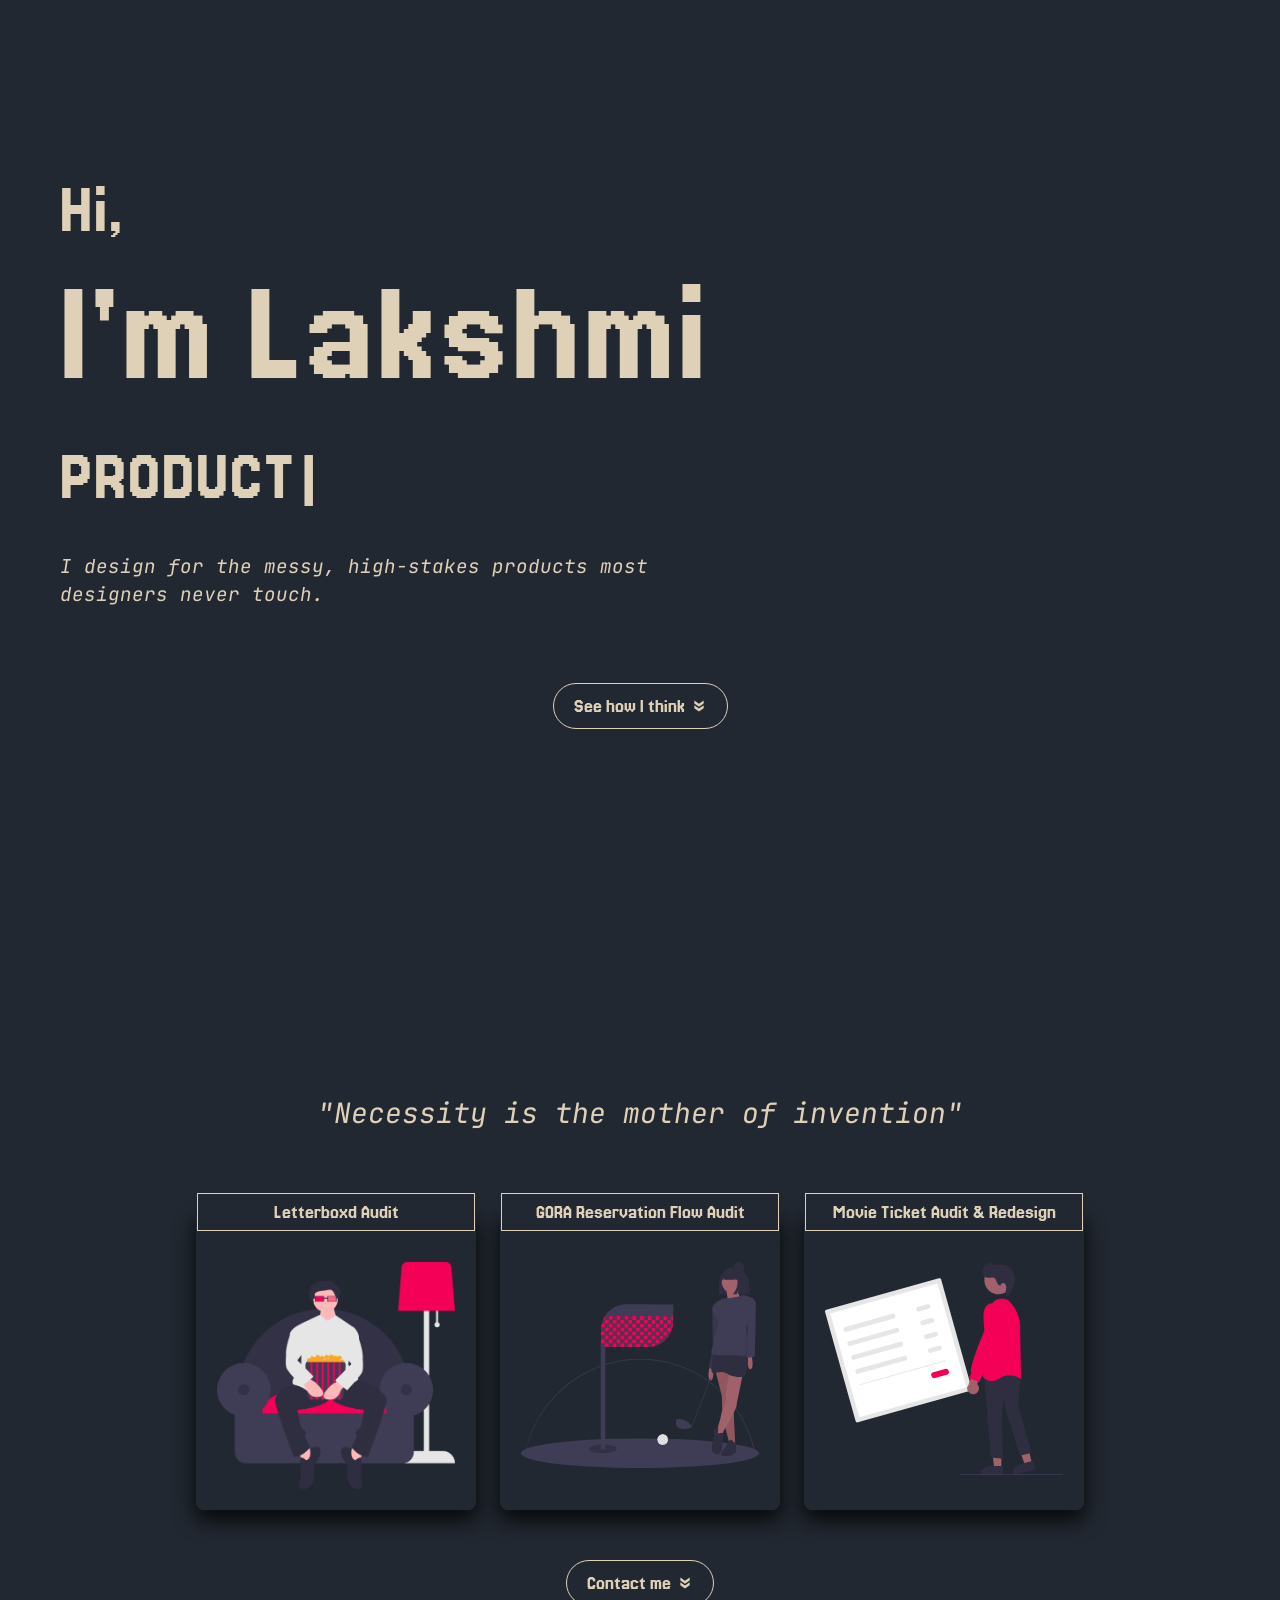
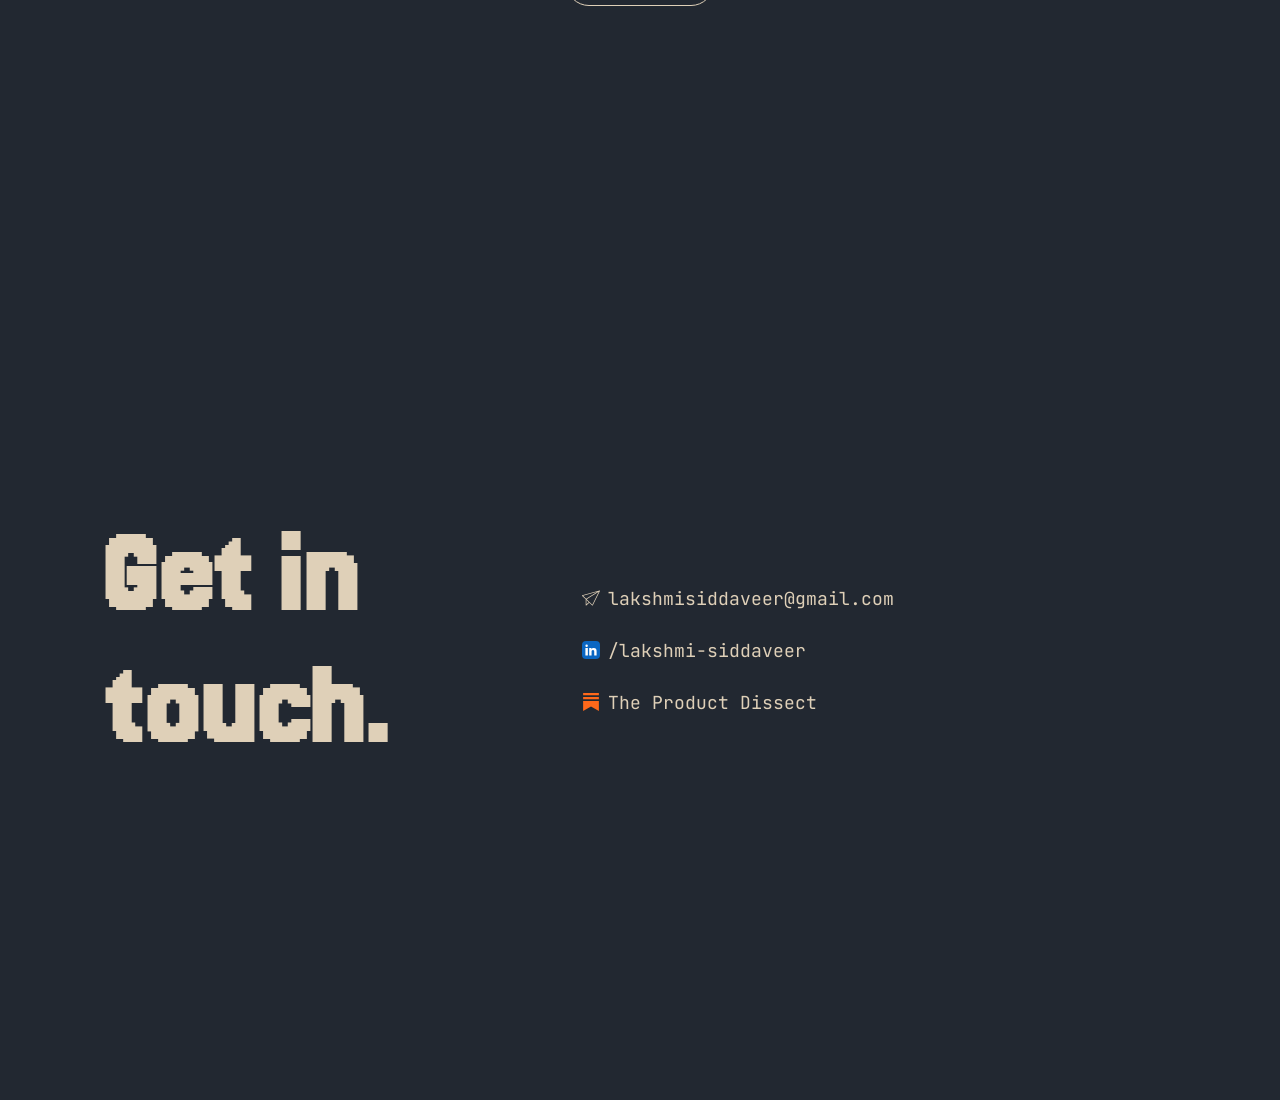
<file: indexOLD.html>
<!doctype html>
<html lang="en">
  <head>
    <!-- Google Tag Manager -->
    <script>
      (function (w, d, s, l, i) {
        w[l] = w[l] || [];
        w[l].push({ "gtm.start": new Date().getTime(), event: "gtm.js" });
        var f = d.getElementsByTagName(s)[0],
          j = d.createElement(s),
          dl = l != "dataLayer" ? "&l=" + l : "";
        j.async = true;
        j.src = "https://www.googletagmanager.com/gtm.js?id=" + i + dl;
        f.parentNode.insertBefore(j, f);
      })(window, document, "script", "dataLayer", "GTM-NXCRRCZR");
    </script>
    <!-- End Google Tag Manager -->
    <!-- Google tag (gtag.js) -->
    <script
      async
      src="https://www.googletagmanager.com/gtag/js?id=G-KC7YLDHLN8"
    ></script>
    <script>
      window.dataLayer = window.dataLayer || [];
      function gtag() {
        dataLayer.push(arguments);
      }
      gtag("js", new Date());

      gtag("config", "G-KC7YLDHLN8");
    </script>

    <meta charset="UTF-8" />
    <meta name="viewport" content="width=device-width, initial-scale=1.0" />
    <title>Lakshmi | Portfolio</title>
    <link rel="stylesheet" href="style.css" />
    <link
      href="https://fonts.googleapis.com/css2?family=Jersey+20&family=Jersey+25&family=JetBrains+Mono:wght@400;700&display=swap"
      rel="stylesheet"
    />
  </head>
  <body>
    <!-- Google Tag Manager (noscript) -->
    <noscript
      ><iframe
        src="https://www.googletagmanager.com/ns.html?id=GTM-NXCRRCZR"
        height="0"
        width="0"
        style="display: none; visibility: hidden"
      ></iframe
    ></noscript>
    <!-- End Google Tag Manager (noscript) -->
    <main class="single-page">
      <section id="container-1" class="full-width-container">
        <div class="intro-text">
          <span class="greeting">Hi,</span><br />
          <span class="name">I'm Lakshmi</span>
        </div>
        <div class="typing-container">
          <span id="typing-text" class="jersey-20"></span
          ><span class="cursor">|</span>
        </div>
        <div class="subtitle">
          I design for the messy, high-stakes products most designers never
          touch.
        </div>

        <button
          class="scroll-btn"
          onclick="
            gtag('event', 'click_see_how_i_think');
            document
              .getElementById('case-studies')
              .scrollIntoView({ behavior: 'smooth' });
          "
        >
          See how I think
          <span class="chevron-icon"></span>
        </button>
      </section>

      <section id="case-studies" class="full-width-container">
        <p class="quote">"Necessity is the mother of invention"</p>
        <div class="case-study-grid">
          <div class="case-card" onclick="openModal('letterboxd')">
            <h3>Letterboxd Audit</h3>
            <img
              src="assets/undraw_home-cinema_jdm1 1.png"
              alt="Letterboxd audit thumbnail"
            />
          </div>
          <div class="case-card" onclick="openModal('gora')">
            <h3>GORA Reservation Flow Audit</h3>
            <img src="assets\undraw_golf_wmi1.svg" alt="GORA audit thumbnail" />
          </div>
          <div class="case-card" onclick="openModal('ticket')">
            <h3>Movie Ticket Audit & Redesign</h3>
            <img
              src="assets\undraw_receipt_tzi0.svg"
              alt="Movie ticket redesign thumbnail"
            />
          </div>
        </div>
        <button
          class="scroll-btn"
          onclick="
            gtag('event', 'click_contact_me');
            document
              .getElementById('contact')
              .scrollIntoView({ behavior: 'smooth' });
          "
        >
          Contact me
          <span class="chevron-icon"></span>
        </button>
      </section>
      <section id="contact" class="full-width-container contact-section">
        <div class="contact-inner">
          <h2 class="contact-heading">Get in<br />touch.</h2>
          <div class="contact-links">
            <a href="mailto:lakshmisiddaveer@gmail.com" class="contact-link">
              <svg
                class="contact-icon"
                viewBox="0 0 122.88 103.44"
                xmlns="http://www.w3.org/2000/svg"
              >
                <path
                  fill="currentColor"
                  d="M69.49,102.77L49.8,84.04l-20.23,18.27c-0.45,0.49-1.09,0.79-1.8,0.79c-1.35,0-2.44-1.09-2.44-2.44V60.77L0.76,37.41 c-0.98-0.93-1.01-2.47-0.09-3.45c0.31-0.33,0.7-0.55,1.11-0.67l0,0l118-33.2c1.3-0.36,2.64,0.39,3.01,1.69 c0.19,0.66,0.08,1.34-0.24,1.89l-49.2,98.42c-0.6,1.2-2.06,1.69-3.26,1.09C69.86,103.07,69.66,102.93,69.49,102.77L69.49,102.77 L69.49,102.77z M46.26,80.68L30.21,65.42v29.76L46.26,80.68L46.26,80.68z M28.15,56.73l76.32-47.26L7.22,36.83L28.15,56.73 L28.15,56.73z M114.43,9.03L31.79,60.19l38.67,36.78L114.43,9.03L114.43,9.03z"
                />
              </svg>
              lakshmisiddaveer@gmail.com
            </a>

            <a
              href="https://www.linkedin.com/in/lakshmi-siddaveer/"
              target="_blank"
              class="contact-link"
            >
              <svg
                class="contact-icon"
                viewBox="0 0 122.88 122.31"
                xmlns="http://www.w3.org/2000/svg"
              >
                <path
                  fill="#0a66c2"
                  fill-rule="evenodd"
                  d="M27.75,0H95.13a27.83,27.83,0,0,1,27.75,27.75V94.57a27.83,27.83,0,0,1-27.75,27.74H27.75A27.83,27.83,0,0,1,0,94.57V27.75A27.83,27.83,0,0,1,27.75,0Z"
                />
                <path
                  fill="#fff"
                  fill-rule="evenodd"
                  d="M49.19,47.41H64.72v8h.22c2.17-3.88,7.45-8,15.34-8,16.39,0,19.42,10.2,19.42,23.47V98.94H83.51V74c0-5.71-.12-13.06-8.42-13.06s-9.72,6.21-9.72,12.65v25.4H49.19V47.41ZM40,31.79a8.42,8.42,0,1,1-8.42-8.42A8.43,8.43,0,0,1,40,31.79ZM23.18,47.41H40V98.94H23.18V47.41Z"
                />
              </svg>
              /lakshmi-siddaveer
            </a>

            <a
              href="https://theproductdissect.substack.com/"
              target="_blank"
              class="contact-link"
            >
              <svg
                class="contact-icon"
                viewBox="0 0 448 511.471"
                xmlns="http://www.w3.org/2000/svg"
              >
                <path
                  fill="#FF681A"
                  fill-rule="evenodd"
                  clip-rule="evenodd"
                  d="M0 0h448v62.804H0V0zm0 229.083h448v282.388L223.954 385.808 0 511.471V229.083zm0-114.542h448v62.804H0v-62.804z"
                />
              </svg>
              The Product Dissect
            </a>
          </div>
        </div>
      </section>

      <!-- Modal overlay, shared by all three -->
      <div
        id="modal-overlay"
        class="modal-overlay"
        onclick="closeModalOnOverlay(event)"
      >
        <div class="modal-frame">
          <button class="modal-close" onclick="closeModal()">✕</button>
          <div id="modal-content" class="modal-content">
            <!-- injected per case study -->
          </div>
        </div>
      </div>
    </main>

    <script src="script.js"></script>
  </body>
</html>
</file>
<file: style.css>
:root {
  --c1: #222831;
  --c2: #393e46;
  --c3: #948979;
  --c4: #dfd0b8;
  --font-jersey20: "Jersey 20", sans-serif;
  --font-jersey25: "Jersey 25", sans-serif;
  --font-mono: "JetBrains Mono", monospace;
}
* {
  margin: 0;
  padding: 0;
  box-sizing: border-box;
}
body {
  background-color: var(--c1);
  color: var(--c4);
  overflow-x: hidden;
}
.full-width-container {
  width: 100%;
  background: transparent;
  position: relative;
}
/* Container 1 Desktop Specs */

#container-1 {
  min-height: 100vh; /* fallback for browsers without dvh support */
  min-height: 100dvh; /* used when supported — later rule wins if valid */
  padding: clamp(40px, 8vw, 106px) clamp(20px, 8vw, 110px);
  display: flex;
  flex-direction: column;
  justify-content: center;
  gap: clamp(16px, 3vw, 24px);
}

.intro-text {
  font-family: var(--font-jersey20);
  line-height: 1.1;
}
.greeting {
  font-size: clamp(40px, 6vw + 2vh, 72px);
}
.name {
  font-size: clamp(48px, 12vw + 3vh, 152px);
  display: block;
  word-break: break-word;
}
.typing-container {
  font-family: var(--font-jersey20);
  font-size: clamp(28px, 7vw + 2vh, 72px);
  text-transform: uppercase;
  min-height: 1.2em; /* reserves space so subtitle doesn't jump while typing */
}
.subtitle {
  font-family: var(--font-mono);
  font-size: clamp(14px, 1.5vw, 20px);
  font-style: italic;
  color: var(--c4);
  max-width: 600px;
  line-height: 1.5;
}
.cursor {
  animation: blink 0.8s infinite;
}

.scroll-btn {
  display: flex;
  align-items: center;
  gap: 6px;
  margin: 0 auto;
  margin-top: clamp(
    30px,
    5vw,
    50px
  ); /* combined with 24px gap = ~54-74px, scales responsively */
  padding: 12px 20px;
  background: transparent;
  border: 1px solid var(--c4);
  border-radius: 24px;
  color: var(--c4);
  font-family: var(--font-jersey20);
  font-size: 20px;
  cursor: pointer;
}

.scroll-btn:hover {
  background: var(--c4);
  color: var(--c1);
}
.chevron-icon {
  width: 16px;
  height: 16px;
  background-color: var(--c4); /* default: muted tone */
  -webkit-mask: url("assets/double_arrow.svg") no-repeat center / contain;
  mask: url("assets/double_arrow.svg") no-repeat center / contain;
}
.scroll-btn:hover .chevron-icon {
  background-color: var(
    --c1
  ); /* matches button text flipping to dark on hover */
}

#case-studies {
  min-height: 100vh;
  min-height: 100dvh;
  padding: clamp(30px, 8vw, 80px) clamp(20px, 8vw, 110px);
  display: flex;
  flex-direction: column;
  justify-content: center;
  text-align: center;
}

.quote {
  font-family: var(--font-mono);
  font-style: italic;
  font-size: clamp(18px, 2.5vw, 28px);
  color: var(--c4);
  margin-bottom: 60px;
}

.case-study-grid {
  display: grid;
  grid-template-columns: repeat(auto-fit, minmax(180px, 280px));
  gap: 24px;
  justify-content: center;
}

.case-card {
  position: relative;
  display: flex;
  flex-direction: column;
  align-items: center;
  border: 1px solid var(--c1);
  border-radius: 8px;
  padding: 30px 20px 20px;
  cursor: pointer;
  box-shadow: 0 10px 20px 1px #080a0d;
  transition: border-color 0.2s;
  overflow: visible;
  width: 100%;
  margin-top: 20px; /* room for the pill to straddle above */
}

.case-card h3 {
  position: absolute;
  top: 0;
  left: 0;
  right: 0;
  transform: translateY(
    -50%
  ); /* pulls it up so it straddles the card's top edge exactly */
  width: 100%;
  box-sizing: border-box;
  font-family: var(--font-jersey20);
  font-weight: 300;
  font-size: clamp(20px, 1.6vw, 18px);
  background: var(--c1);
  border: 1px solid var(--c4);

  padding: 8px 12px;
  white-space: nowrap;
  overflow: hidden;
  text-overflow: ellipsis; /* if it's ever too tight, truncates cleanly instead of overflowing */
  text-align: center;
  z-index: 1; /* sits above the card's border line */
}

.case-card img {
  width: 100%;
  height: auto;
  max-width: 240px;
  object-fit: contain;
  display: block;
  margin-top: 20px; /* gives clearance below the now-absolutely-positioned pill */
}

.case-card:hover {
  box-shadow: 0 5px 20px 0.5px var(--c4);
}

/* Modal Start */
.modal-overlay {
  display: none;
  position: fixed;
  inset: 0;
  background: rgba(0, 0, 0, 0.6);
  z-index: 100;
  align-items: center;
  justify-content: center;
}
.modal-overlay.active {
  display: flex;
}

.modal-frame {
  position: relative;
  width: 600px;
  max-width: 90vw;
  height: 700px;
  max-height: 85vh;
  background: var(--c4); /* cream, matches Figma */
  color: var(--c1); /* dark navy text */
  border-radius: 16px;
  overflow-y: auto;
  padding: 40px;
}
.modal-close {
  position: absolute;
  top: 16px;
  right: 16px;
  background: transparent;
  border: none;
  color: var(--c1); /* was --c4, now dark to be visible on cream */
  font-size: 20px;
  cursor: pointer;
}

.modal-title {
  font-family: var(--font-jersey20);
  font-size: 32px;
  text-align: center;
  margin-bottom: 20px;
}
.modal-hook {
  font-family: var(--font-mono);
  font-style: italic;
  text-align: center;
  font-size: 15px;
  margin-bottom: 24px;
  color: var(--c2);
}
.modal-flow-title {
  font-family: var(--font-mono);
  font-weight: 700;
  text-align: center;
  font-size: 17px;
  margin-bottom: 24px;
}
.flow-step {
  background: #f4ead9; /* slightly lighter than the modal bg, for contrast */
  border: 1px solid var(--c3);
  border-radius: 8px;
  padding: 12px 16px;
  text-align: center;
  margin: 0 auto;
  max-width: 340px;
}
.flow-step-title {
  font-family: var(--font-mono);
  font-weight: 700;
  font-size: 14px;
}
.flow-step-sub {
  font-family: var(--font-mono);
  font-size: 12px;
  color: var(--c2);
  margin-top: 4px;
}
.flow-step.critical {
  border-color: #a33;
  color: #a33;
}
.flow-step.critical .flow-step-sub {
  color: #a33;
}
.flow-connector {
  width: 1px;
  height: 20px;
  background: var(--c3);
  margin: 0 auto;
}
.flow-legend {
  display: flex;
  justify-content: center;
  gap: 24px;
  margin: 16px 0 32px;
  font-family: var(--font-mono);
  font-size: 12px;
}
.flow-legend span {
  display: inline-flex;
  align-items: center;
  gap: 6px;
}
.legend-dot {
  width: 10px;
  height: 10px;
  border-radius: 50%;
  border: 1px solid var(--c1);
  display: inline-block;
}
.legend-dot.critical {
  border-color: #a33;
}
.modal-synthesis {
  font-family: var(--font-mono);
  font-style: italic;
  font-size: 14px;
  line-height: 1.6;
  margin-bottom: 32px;
}
.modal-cta {
  display: block;
  width: fit-content;
  margin: 0 auto;
  padding: 10px 24px;
  border: 1px solid var(--c1);
  border-radius: 24px;
  font-family: var(--font-mono);
  font-weight: 700;
  font-size: 14px;
  color: var(--c1);
  text-decoration: none;
  transition: background 0.2s;
}
.modal-cta:hover {
  background: var(--c1);
  color: var(--c4);
}

/* Specific to GORA case study */
.modal-context {
  font-family: var(--font-mono);
  font-size: 13px;
  line-height: 1.6;
  color: var(--c2);
  margin-bottom: 20px;
}
.modal-section-label {
  font-family: var(--font-mono);
  font-weight: 700;
  font-size: 13px;
  text-transform: uppercase;
  letter-spacing: 0.5px;
  margin: 32px 0 12px;
  color: var(--c1);
  border-bottom: 1px solid var(--c3);
  padding-bottom: 6px;
}
.finding-card {
  background: #f4ead9;
  border: 1px solid var(--c3);
  border-radius: 8px;
  padding: 14px 16px;
  margin-bottom: 14px;
}
.finding-header {
  display: flex;
  justify-content: space-between;
  align-items: flex-start;
  gap: 10px;
  margin-bottom: 6px;
}
.finding-title {
  font-family: var(--font-mono);
  font-weight: 700;
  font-size: 14px;
}
.severity-badge {
  font-family: var(--font-mono);
  font-size: 11px;
  font-weight: 700;
  padding: 3px 8px;
  border-radius: 12px;
  white-space: nowrap;
  flex-shrink: 0;
}
.severity-critical {
  background: #f0d3d3;
  color: #a33;
}
.severity-moderate {
  background: #f5e3c3;
  color: #8a5a12;
}
.severity-cosmetic {
  background: #ddeae0;
  color: #2f6b46;
}
.finding-heuristic {
  font-family: var(--font-mono);
  font-size: 11px;
  font-style: italic;
  color: var(--c2);
  margin-bottom: 6px;
}
.finding-suggestion {
  font-family: var(--font-mono);
  font-size: 13px;
  line-height: 1.5;
}
.finding-suggestion strong {
  font-weight: 700;
}
.callout-box {
  background: #eadfc9;
  border-left: 3px solid var(--c1);
  border-radius: 0 8px 8px 0;
  padding: 12px 16px;
  margin: 16px 0;
  font-family: var(--font-mono);
  font-size: 13px;
  font-style: italic;
  line-height: 1.6;
}

/* specific  to Movie ticket design case study */
.priority-row {
  display: flex;
  gap: 12px;
  margin: 20px 0 24px;
}
.priority-card {
  flex: 1;
  background: #f4ead9;
  border: 1px solid var(--c3);
  border-radius: 8px;
  padding: 14px 10px;
  text-align: center;
}
.priority-moment {
  font-family: var(--font-mono);
  font-size: 11px;
  text-transform: uppercase;
  letter-spacing: 0.5px;
  color: var(--c2);
  margin-bottom: 6px;
}
.priority-focus {
  font-family: var(--font-mono);
  font-weight: 700;
  font-size: 14px;
}

/* Modal end */
.intro-text,
.typing-container,
.subtitle,
.scroll-btn {
  user-select: none;
  -webkit-user-select: none;
}
/* Animations */
@keyframes blink {
  50% {
    opacity: 0;
  }
}
/* Responsiveness */
/* Tablet (1280px) */
@media (max-width: 1280px) {
  #container-1 {
    padding: clamp(40px, 8vw, 80px) clamp(20px, 6vw, 60px);
  }
}
/* Mobile (412px) */
@media (max-width: 412px) {
  #container-1 {
    gap: 16px;
  }
}
/* Contacts Section*/
.contact-section {
  min-height: 100vh;
  min-height: 100dvh;
  
  padding: clamp(40px, 8vw, 106px) clamp(20px, 8vw, 110px);
  display: flex;
  align-items: center;
}

.contact-heading {
  font-family: var(--font-jersey20);
  font-size: clamp(48px, 20vw, 120px);
  line-height: 1.1;
  color: var(--c4);
  margin: 0;
  margin-top: -0.15em; /* pulls the glyph up to visually align with the links */
}


.contact-inner {
  display: flex;
  justify-content: flex-start;
  align-items: center; /* was flex-start — links column is vertically centered against heading, not top-aligned */
  width: 100%;
  max-width: 1125px;
  flex-wrap: wrap;
  gap: clamp(40px, 15vw, 294px); /* updated to match the yellow line measurement */
}

.contact-links {
  display: flex;
  flex-direction: column;
  gap: 29px;
  font-family: var(--font-mono);
  font-size: clamp(14px, 1.5vw, 18px);
  padding-top: 0; /* no longer needed — centering handles vertical position now */
}

.contact-link {
  display: flex;
  align-items: center;
  gap: 8px;
  color: var(--c4);
  text-decoration: none;
  transition: color 0.2s;
}

.contact-icon {
  width: 18px;
  height: 18px;
  flex-shrink: 0;
}

.contact-link:hover {
  color: var(--c3);
  text-decoration: underline;
}

@media (max-width: 600px) {
  .contact-inner {
    flex-direction: column;
    gap: 24px;
  }
  .contact-links {
    padding-top: 0;
  }
}
/* Contact Section End */
</file>
